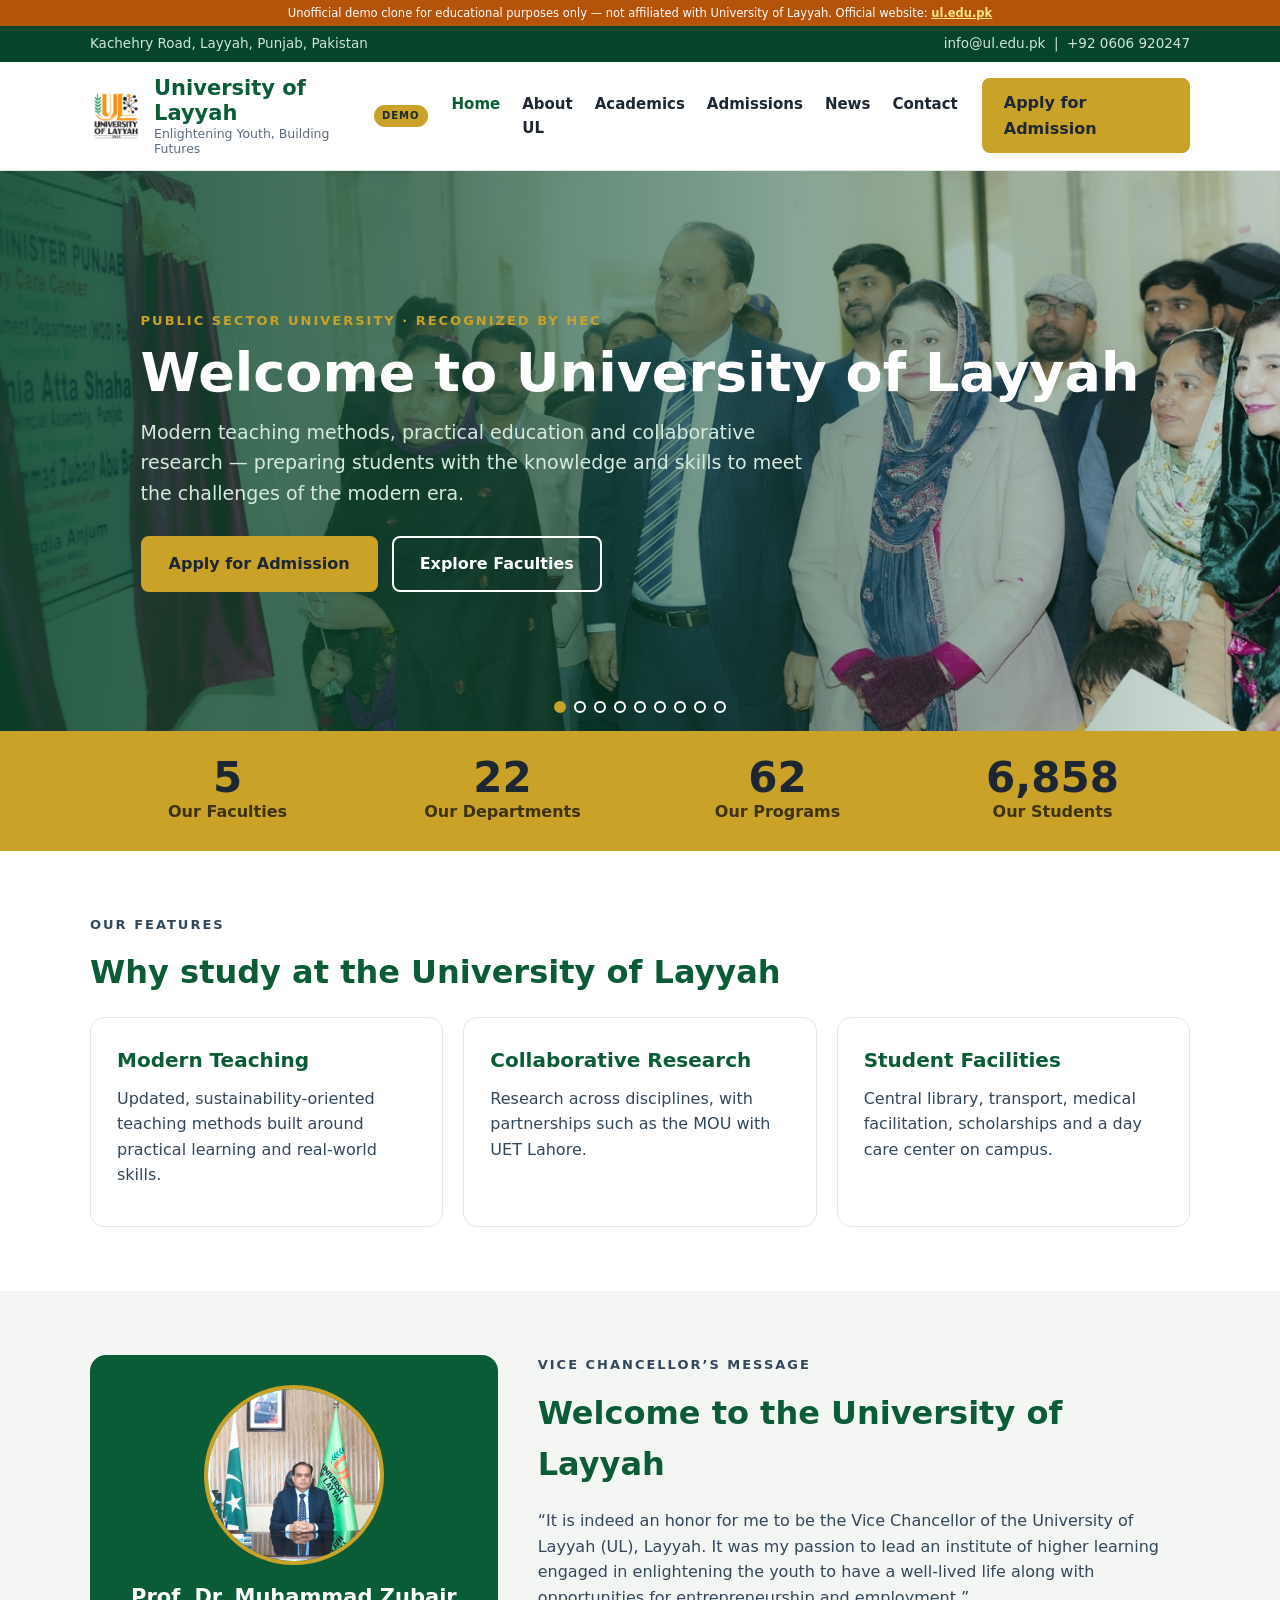
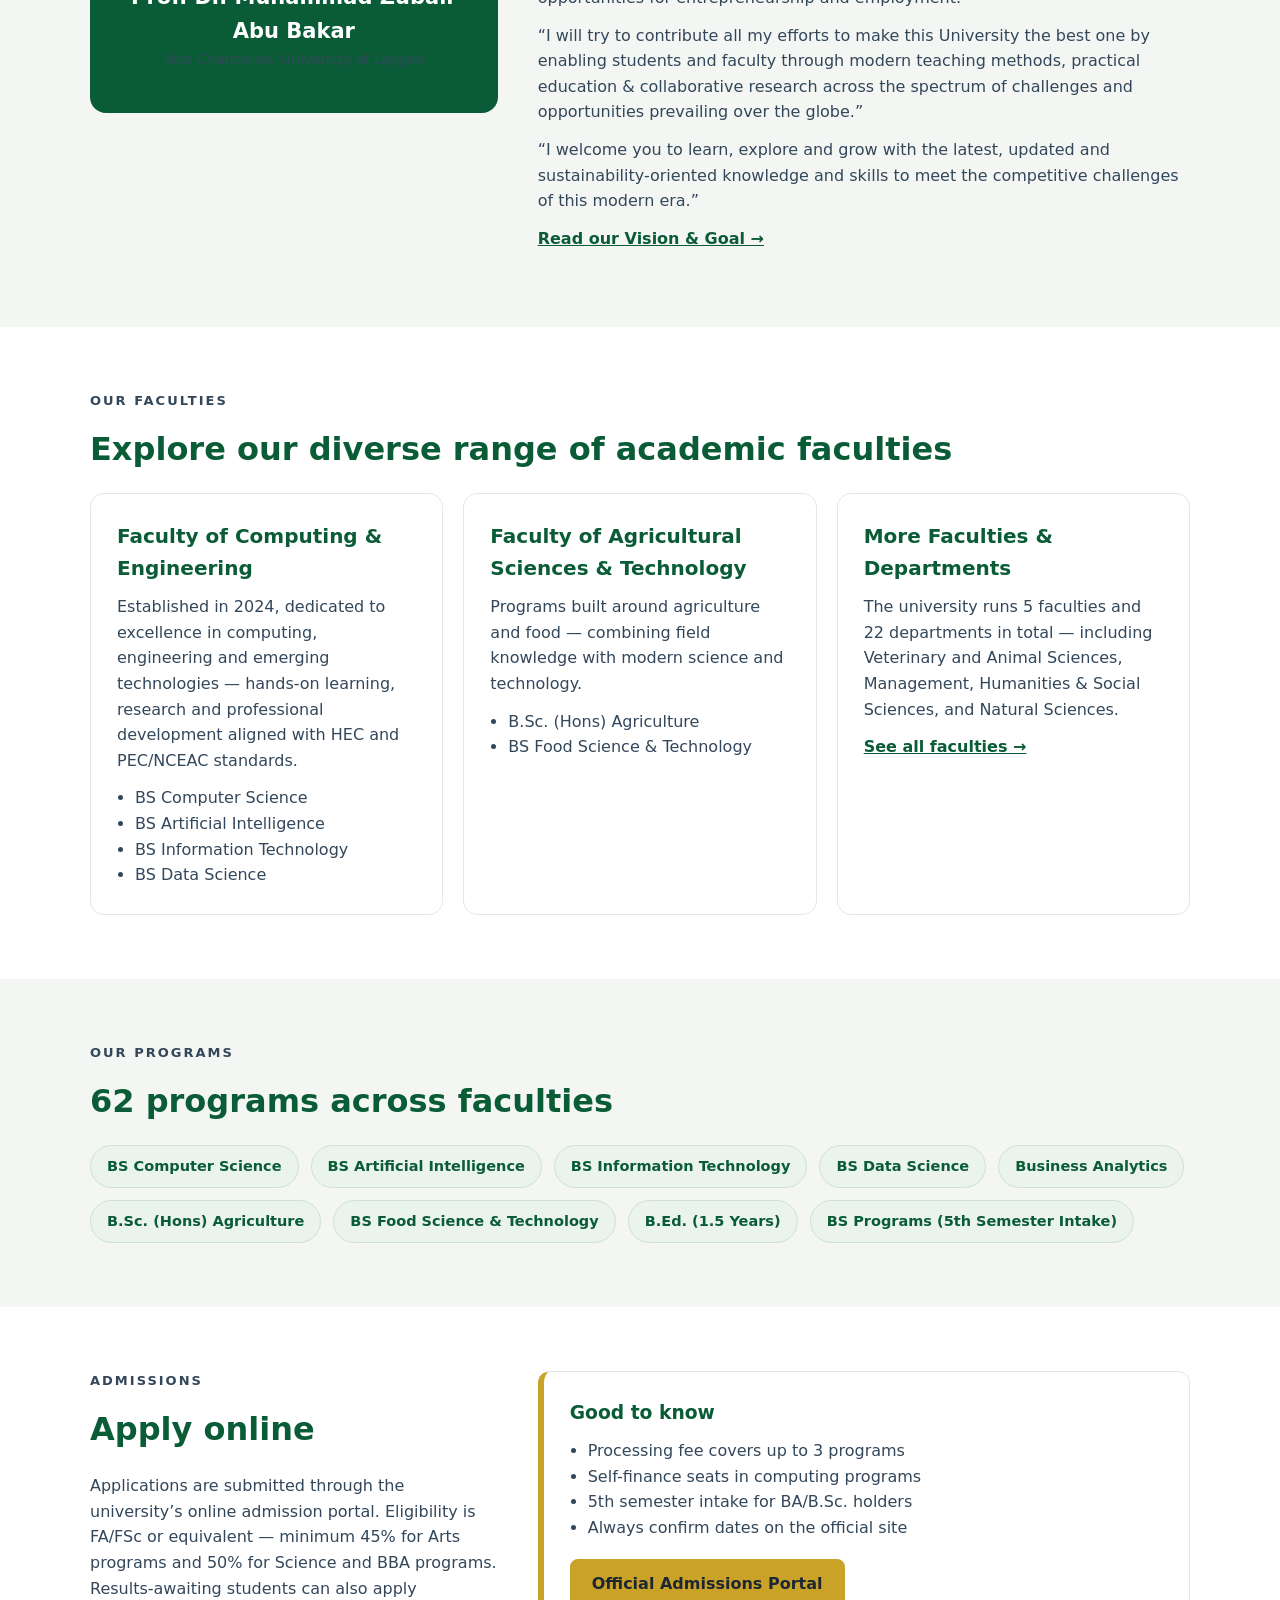
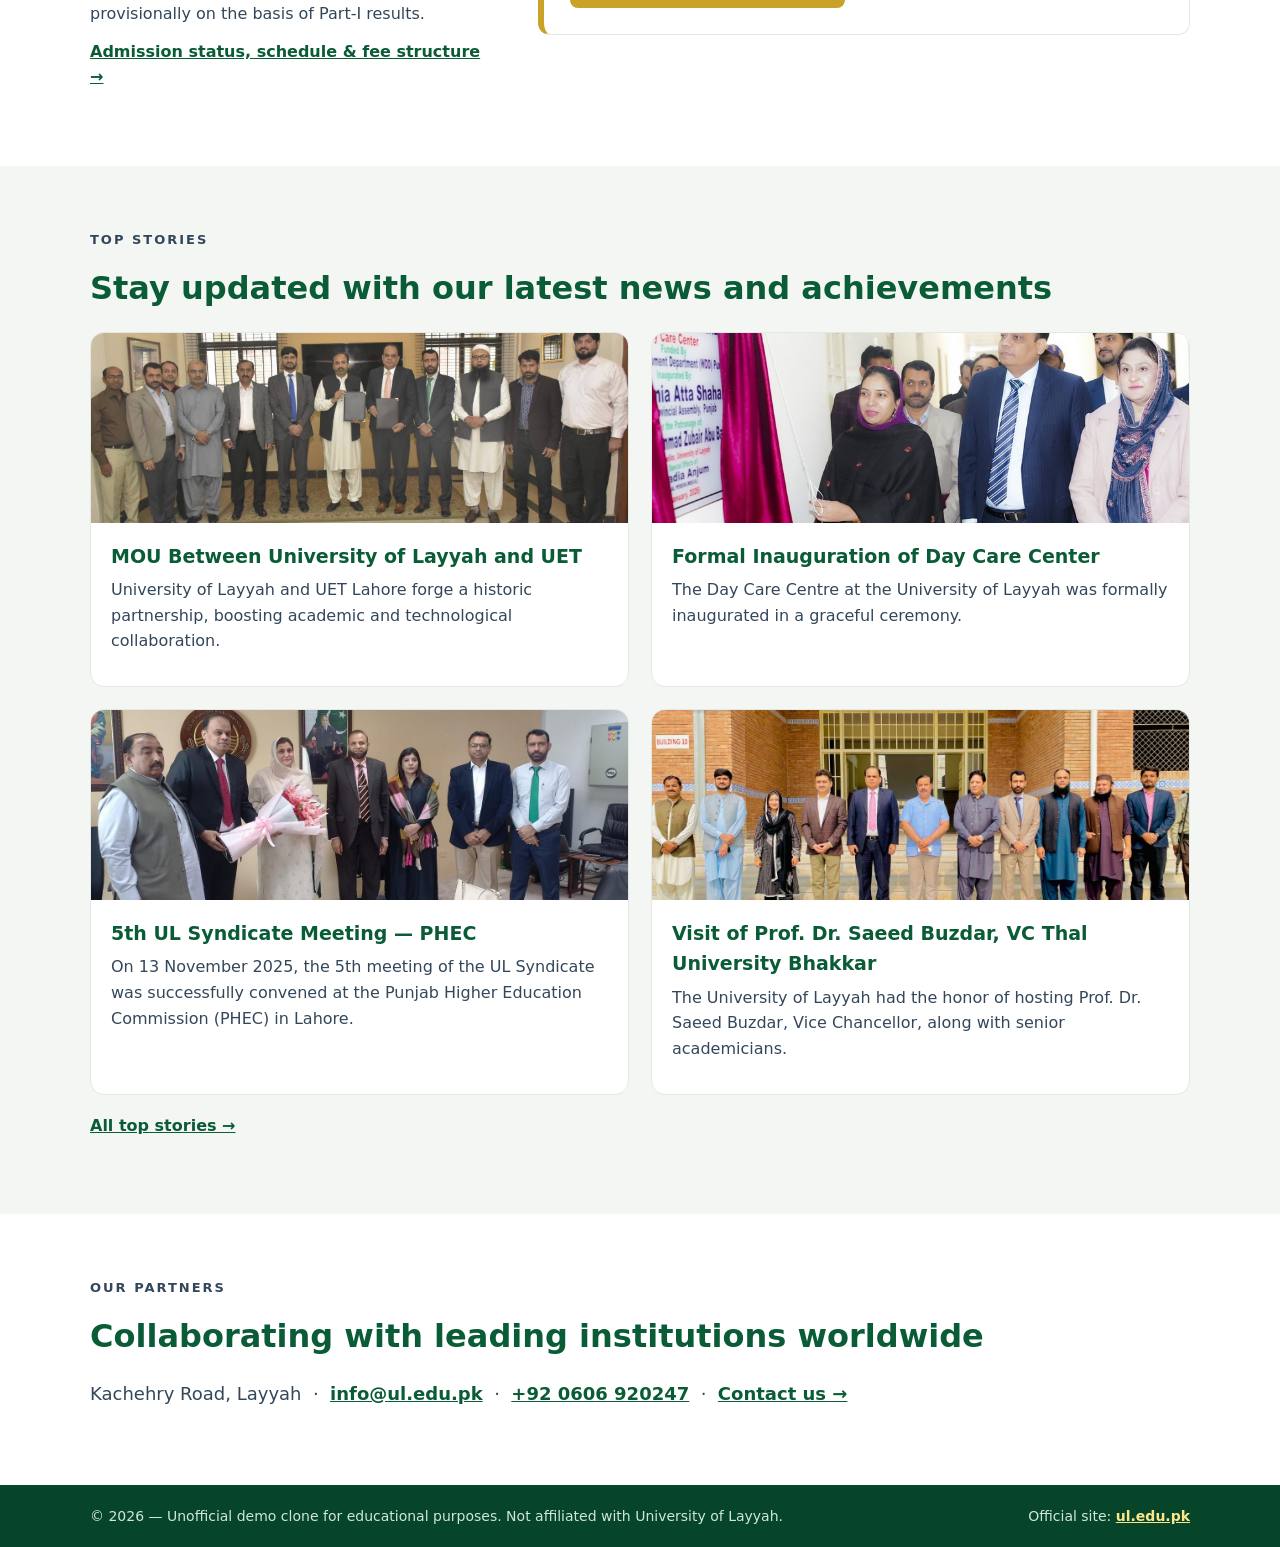
<file: index.html>
<!DOCTYPE html>
<html lang="en">
<head>
<meta charset="UTF-8">
<meta name="viewport" content="width=device-width, initial-scale=1.0">
<title>University of Layyah — Unofficial Demo Clone</title>
<meta name="description" content="Unofficial educational demo clone of the University of Layyah homepage. Not affiliated with the university. Official site: ul.edu.pk">
<link rel="stylesheet" href="styles.css">
<link rel="icon" type="image/svg+xml" href="assets/favicon.svg">
</head>
<body>

<!-- Demo disclaimer: this clone must never pose as the official site -->
<div class="demo-strip">
  Unofficial demo clone for educational purposes only — not affiliated with University of Layyah.
  Official website: <a href="https://ul.edu.pk/" target="_blank" rel="noopener">ul.edu.pk</a>
</div>

<!-- Top bar -->
<div class="topbar">
  <div class="wrap topbar-in">
    <span>Kachehry Road, Layyah, Punjab, Pakistan</span>
    <span><a href="mailto:info@ul.edu.pk">info@ul.edu.pk</a> &nbsp;|&nbsp; <a href="tel:+920606920247">+92 0606 920247</a></span>
  </div>
</div>

<!-- Header -->
<header class="header">
  <div class="wrap header-in">
    <a class="brand" href="index.html">
      <img class="brand-logo" src="assets/img/ul-main-logo.png" alt="University of Layyah logo">
      <span class="brand-text">
        <strong>University of Layyah</strong>
        <small>Enlightening Youth, Building Futures</small>
      </span>
      <span class="demo-pill">DEMO</span>
    </a>
    <nav class="nav" id="nav">
      <a href="index.html" class="active">Home</a>
      <a href="about.html">About UL</a>
      <a href="faculties.html">Academics</a>
      <a href="admissions.html">Admissions</a>
      <a href="news.html">News</a>
      <a href="contact.html">Contact</a>
    </nav>
    <a class="btn btn-gold" href="admissions.html">Apply for Admission</a>
    <button class="burger" id="burger" aria-label="Menu">&#9776;</button>
  </div>
</header>

<!-- Hero slider (real homepage photos from ul.edu.pk, used for this demo) -->
<section class="slider" id="home">
  <div class="slides" id="slides">
    <img src="assets/img/DSC00002.jpg" alt="University of Layyah campus" class="slide active">
    <img src="assets/img/DSC00036.jpg" alt="University of Layyah campus" class="slide" loading="lazy" decoding="async">
    <img src="assets/img/DSC00062.jpg" alt="University of Layyah campus" class="slide" loading="lazy" decoding="async">
    <img src="assets/img/DSC09984.jpg" alt="University of Layyah campus" class="slide" loading="lazy" decoding="async">
    <img src="assets/img/DSC09991-2f889.jpg" alt="University of Layyah campus" class="slide" loading="lazy" decoding="async">
    <img src="assets/img/Gemini_Generated_Image_6n0ejw6n0ejw6n0e.jpg" alt="University of Layyah campus" class="slide" loading="lazy" decoding="async">
    <img src="assets/img/DSC09972.jpg" alt="University of Layyah campus" class="slide" loading="lazy" decoding="async">
    <img src="assets/img/DSC09907.jpg" alt="University of Layyah campus" class="slide" loading="lazy" decoding="async">
    <img src="assets/img/Screenshot-307-copy.jpg" alt="University of Layyah campus" class="slide" loading="lazy" decoding="async">
  </div>
  <div class="slider-overlay">
    <div class="wrap">
      <p class="eyebrow">Public Sector University &middot; Recognized by HEC</p>
      <h1>Welcome to University of Layyah</h1>
      <p class="hero-sub">Modern teaching methods, practical education and collaborative research —
        preparing students with the knowledge and skills to meet the challenges of the modern era.</p>
      <div class="hero-cta">
        <a class="btn btn-gold btn-lg" href="admissions.html">Apply for Admission</a>
        <a class="btn btn-outline btn-lg" href="faculties.html">Explore Faculties</a>
      </div>
    </div>
  </div>
  <div class="slider-dots" id="dots"></div>
</section>

<!-- Stats -->
<section class="stats">
  <div class="wrap stats-grid">
    <div class="stat"><strong data-count="5">0</strong><span>Our Faculties</span></div>
    <div class="stat"><strong data-count="22">0</strong><span>Our Departments</span></div>
    <div class="stat"><strong data-count="62">0</strong><span>Our Programs</span></div>
    <div class="stat"><strong data-count="6858">0</strong><span>Our Students</span></div>
  </div>
</section>

<!-- Features -->
<section class="section">
  <div class="wrap">
    <p class="eyebrow">Our Features</p>
    <h2>Why study at the University of Layyah</h2>
    <div class="cards">
      <article class="card"><h3>Modern Teaching</h3><p>Updated, sustainability-oriented teaching methods built around practical learning and real-world skills.</p></article>
      <article class="card"><h3>Collaborative Research</h3><p>Research across disciplines, with partnerships such as the MOU with UET Lahore.</p></article>
      <article class="card"><h3>Student Facilities</h3><p>Central library, transport, medical facilitation, scholarships and a day care center on campus.</p></article>
    </div>
  </div>
</section>

<!-- VC Message -->
<section class="section alt">
  <div class="wrap two-col">
    <div class="vc-card">
      <img class="vc-photo" src="assets/img/vc-image.jpg" alt="Vice Chancellor, University of Layyah">
      <h3>Prof. Dr. Muhammad Zubair Abu Bakar</h3>
      <p class="vc-role">Vice Chancellor, University of Layyah</p>
    </div>
    <div>
      <p class="eyebrow">Vice Chancellor&rsquo;s Message</p>
      <h2>Welcome to the University of Layyah</h2>
      <p>&ldquo;It is indeed an honor for me to be the Vice Chancellor of the University of Layyah (UL), Layyah.
      It was my passion to lead an institute of higher learning engaged in enlightening the youth to have a
      well-lived life along with opportunities for entrepreneurship and employment.&rdquo;</p>
      <p>&ldquo;I will try to contribute all my efforts to make this University the best one by enabling students
      and faculty through modern teaching methods, practical education &amp; collaborative research across the
      spectrum of challenges and opportunities prevailing over the globe.&rdquo;</p>
      <p>&ldquo;I welcome you to learn, explore and grow with the latest, updated and sustainability-oriented
      knowledge and skills to meet the competitive challenges of this modern era.&rdquo;</p>
      <p><a class="text-link" href="about.html">Read our Vision &amp; Goal &rarr;</a></p>
    </div>
  </div>
</section>

<!-- Faculties -->
<section class="section" id="faculties">
  <div class="wrap">
    <p class="eyebrow">Our Faculties</p>
    <h2>Explore our diverse range of academic faculties</h2>
    <div class="cards">
      <article class="card">
        <h3>Faculty of Computing &amp; Engineering</h3>
        <p>Established in 2024, dedicated to excellence in computing, engineering and emerging technologies —
        hands-on learning, research and professional development aligned with HEC and PEC/NCEAC standards.</p>
        <ul>
          <li>BS Computer Science</li>
          <li>BS Artificial Intelligence</li>
          <li>BS Information Technology</li>
          <li>BS Data Science</li>
        </ul>
      </article>
      <article class="card">
        <h3>Faculty of Agricultural Sciences &amp; Technology</h3>
        <p>Programs built around agriculture and food — combining field knowledge with modern science and technology.</p>
        <ul>
          <li>B.Sc. (Hons) Agriculture</li>
          <li>BS Food Science &amp; Technology</li>
        </ul>
      </article>
      <article class="card">
        <h3>More Faculties &amp; Departments</h3>
        <p>The university runs 5 faculties and 22 departments in total — including Veterinary and Animal Sciences,
        Management, Humanities &amp; Social Sciences, and Natural Sciences.</p>
        <a class="text-link" href="faculties.html">See all faculties &rarr;</a>
      </article>
    </div>
  </div>
</section>

<!-- Programs -->
<section class="section alt" id="programs">
  <div class="wrap">
    <p class="eyebrow">Our Programs</p>
    <h2>62 programs across faculties</h2>
    <div class="chips">
      <span>BS Computer Science</span><span>BS Artificial Intelligence</span>
      <span>BS Information Technology</span><span>BS Data Science</span>
      <span>Business Analytics</span><span>B.Sc. (Hons) Agriculture</span>
      <span>BS Food Science &amp; Technology</span><span>B.Ed. (1.5 Years)</span>
      <span>BS Programs (5th Semester Intake)</span>
    </div>
  </div>
</section>

<!-- Admissions -->
<section class="section" id="admissions">
  <div class="wrap two-col">
    <div>
      <p class="eyebrow">Admissions</p>
      <h2>Apply online</h2>
      <p>Applications are submitted through the university&rsquo;s online admission portal.
      Eligibility is FA/FSc or equivalent — minimum 45% for Arts programs and 50% for Science and BBA programs.
      Results-awaiting students can also apply provisionally on the basis of Part-I results.</p>
      <p><a class="text-link" href="admissions.html">Admission status, schedule &amp; fee structure &rarr;</a></p>
    </div>
    <div class="notice">
      <h3>Good to know</h3>
      <ul>
        <li>Processing fee covers up to 3 programs</li>
        <li>Self-finance seats in computing programs</li>
        <li>5th semester intake for BA/B.Sc. holders</li>
        <li>Always confirm dates on the official site</li>
      </ul>
      <a class="btn btn-gold" href="https://ul.edu.pk/admissions" target="_blank" rel="noopener">Official Admissions Portal</a>
    </div>
  </div>
</section>

<!-- News -->
<section class="section alt" id="news">
  <div class="wrap">
    <p class="eyebrow">Top Stories</p>
    <h2>Stay updated with our latest news and achievements</h2>
    <div class="news-grid">
      <article class="news">
        <img class="news-img" loading="lazy" decoding="async" src="assets/img/mou2-39f6f.jpeg" alt="MOU signing ceremony">
        <h3>MOU Between University of Layyah and UET</h3>
        <p>University of Layyah and UET Lahore forge a historic partnership, boosting academic and technological collaboration.</p>
      </article>
      <article class="news">
        <img class="news-img" loading="lazy" decoding="async" src="assets/img/DSC00002-38cf1.jpg" alt="Day Care Center inauguration">
        <h3>Formal Inauguration of Day Care Center</h3>
        <p>The Day Care Centre at the University of Layyah was formally inaugurated in a graceful ceremony.</p>
      </article>
      <article class="news">
        <img class="news-img" loading="lazy" decoding="async" src="assets/img/conf4.jpeg" alt="Syndicate meeting">
        <h3>5th UL Syndicate Meeting — PHEC</h3>
        <p>On 13 November 2025, the 5th meeting of the UL Syndicate was successfully convened at the Punjab Higher Education Commission (PHEC) in Lahore.</p>
      </article>
      <article class="news">
        <img class="news-img" loading="lazy" decoding="async" src="assets/img/vist1.jpeg" alt="Visit of VC Thal University Bhakkar">
        <h3>Visit of Prof. Dr. Saeed Buzdar, VC Thal University Bhakkar</h3>
        <p>The University of Layyah had the honor of hosting Prof. Dr. Saeed Buzdar, Vice Chancellor, along with senior academicians.</p>
      </article>
    </div>
    <p style="margin-top:18px"><a class="text-link" href="news.html">All top stories &rarr;</a></p>
  </div>
</section>

<!-- Partners / Contact -->
<section class="section" id="contact">
  <div class="wrap">
    <p class="eyebrow">Our Partners</p>
    <h2>Collaborating with leading institutions worldwide</h2>
    <p class="contact-line">Kachehry Road, Layyah &nbsp;&middot;&nbsp;
      <a href="mailto:info@ul.edu.pk">info@ul.edu.pk</a> &nbsp;&middot;&nbsp; <a href="tel:+920606920247">+92 0606 920247</a> &nbsp;&middot;&nbsp;
      <a href="contact.html">Contact us &rarr;</a></p>
  </div>
</section>

<footer class="footer">
  <div class="wrap footer-in">
    <span>&copy; 2026 — Unofficial demo clone for educational purposes. Not affiliated with University of Layyah.</span>
    <span>Official site: <a href="https://ul.edu.pk/" target="_blank" rel="noopener">ul.edu.pk</a></span>
  </div>
</footer>

<script src="script.js"></script>
</body>
</html>
</file>
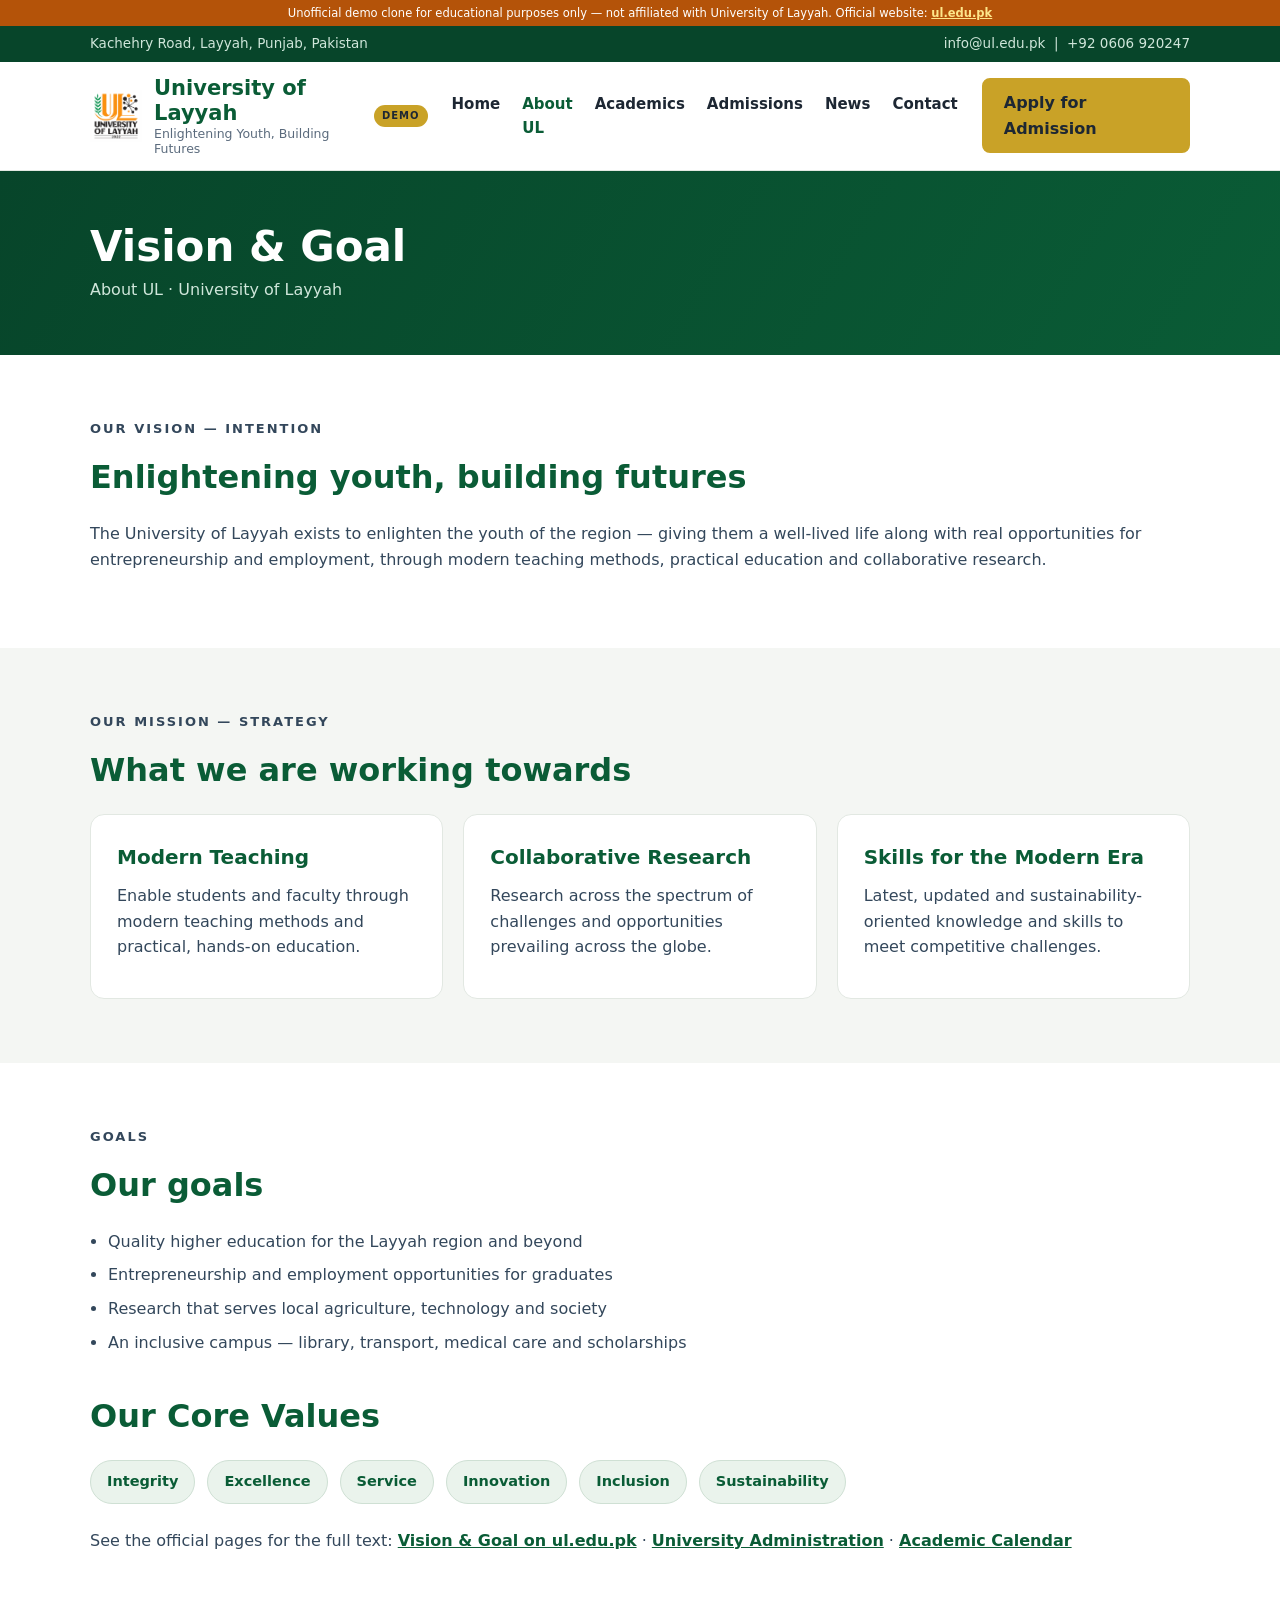
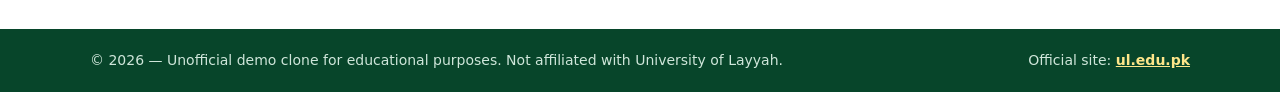
<file: about.html>
<!DOCTYPE html>
<html lang="en">
<head>
<meta charset="UTF-8">
<meta name="viewport" content="width=device-width, initial-scale=1.0">
<title>Vision &amp; Goal — University of Layyah (Unofficial Demo Clone)</title>
<meta name="description" content="Unofficial educational demo clone. Not affiliated with the university. Official site: ul.edu.pk">
<link rel="stylesheet" href="styles.css">
<link rel="icon" type="image/svg+xml" href="assets/favicon.svg">
</head>
<body>
<div class="demo-strip">
  Unofficial demo clone for educational purposes only — not affiliated with University of Layyah.
  Official website: <a href="https://ul.edu.pk/" target="_blank" rel="noopener">ul.edu.pk</a>
</div>
<div class="topbar">
  <div class="wrap topbar-in">
    <span>Kachehry Road, Layyah, Punjab, Pakistan</span>
    <span><a href="mailto:info@ul.edu.pk">info@ul.edu.pk</a> &nbsp;|&nbsp; <a href="tel:+920606920247">+92 0606 920247</a></span>
  </div>
</div>
<header class="header">
  <div class="wrap header-in">
    <a class="brand" href="index.html">
      <img class="brand-logo" src="assets/img/ul-main-logo.png" alt="University of Layyah logo">
      <span class="brand-text"><strong>University of Layyah</strong><small>Enlightening Youth, Building Futures</small></span>
      <span class="demo-pill">DEMO</span>
    </a>
    <nav class="nav" id="nav">
      <a href="index.html">Home</a>
      <a href="about.html" class="active">About UL</a>
      <a href="faculties.html">Academics</a>
      <a href="admissions.html">Admissions</a>
      <a href="news.html">News</a>
      <a href="contact.html">Contact</a>
    </nav>
    <a class="btn btn-gold" href="admissions.html">Apply for Admission</a>
    <button class="burger" id="burger" aria-label="Menu">&#9776;</button>
  </div>
</header>

<section class="page-banner"><div class="wrap"><h1>Vision &amp; Goal</h1><p>About UL &middot; University of Layyah</p></div></section>

<section class="section">
  <div class="wrap">
    <p class="eyebrow">Our Vision — Intention</p>
    <h2>Enlightening youth, building futures</h2>
    <p>The University of Layyah exists to enlighten the youth of the region — giving them a well-lived life
    along with real opportunities for entrepreneurship and employment, through modern teaching methods,
    practical education and collaborative research.</p>
  </div>
</section>

<section class="section alt">
  <div class="wrap">
    <p class="eyebrow">Our Mission — Strategy</p>
    <h2>What we are working towards</h2>
    <div class="cards">
      <article class="card"><h3>Modern Teaching</h3><p>Enable students and faculty through modern teaching methods and practical, hands-on education.</p></article>
      <article class="card"><h3>Collaborative Research</h3><p>Research across the spectrum of challenges and opportunities prevailing across the globe.</p></article>
      <article class="card"><h3>Skills for the Modern Era</h3><p>Latest, updated and sustainability-oriented knowledge and skills to meet competitive challenges.</p></article>
    </div>
  </div>
</section>

<section class="section">
  <div class="wrap">
    <p class="eyebrow">Goals</p>
    <h2>Our goals</h2>
    <ul class="checklist">
      <li>Quality higher education for the Layyah region and beyond</li>
      <li>Entrepreneurship and employment opportunities for graduates</li>
      <li>Research that serves local agriculture, technology and society</li>
      <li>An inclusive campus — library, transport, medical care and scholarships</li>
    </ul>
    <h2 style="margin-top:36px">Our Core Values</h2>
    <div class="chips">
      <span>Integrity</span><span>Excellence</span><span>Service</span><span>Innovation</span><span>Inclusion</span><span>Sustainability</span>
    </div>
    <p style="margin-top:24px">See the official pages for the full text:
      <a class="text-link" href="https://ul.edu.pk/page/vision" target="_blank" rel="noopener">Vision &amp; Goal on ul.edu.pk</a> &middot;
      <a class="text-link" href="https://ul.edu.pk/page/page-2" target="_blank" rel="noopener">University Administration</a> &middot;
      <a class="text-link" href="https://ul.edu.pk/academic-calendar" target="_blank" rel="noopener">Academic Calendar</a></p>
  </div>
</section>

<footer class="footer">
  <div class="wrap footer-in">
    <span>&copy; 2026 — Unofficial demo clone for educational purposes. Not affiliated with University of Layyah.</span>
    <span>Official site: <a href="https://ul.edu.pk/" target="_blank" rel="noopener">ul.edu.pk</a></span>
  </div>
</footer>
<script src="script.js"></script>
</body>
</html>
</file>
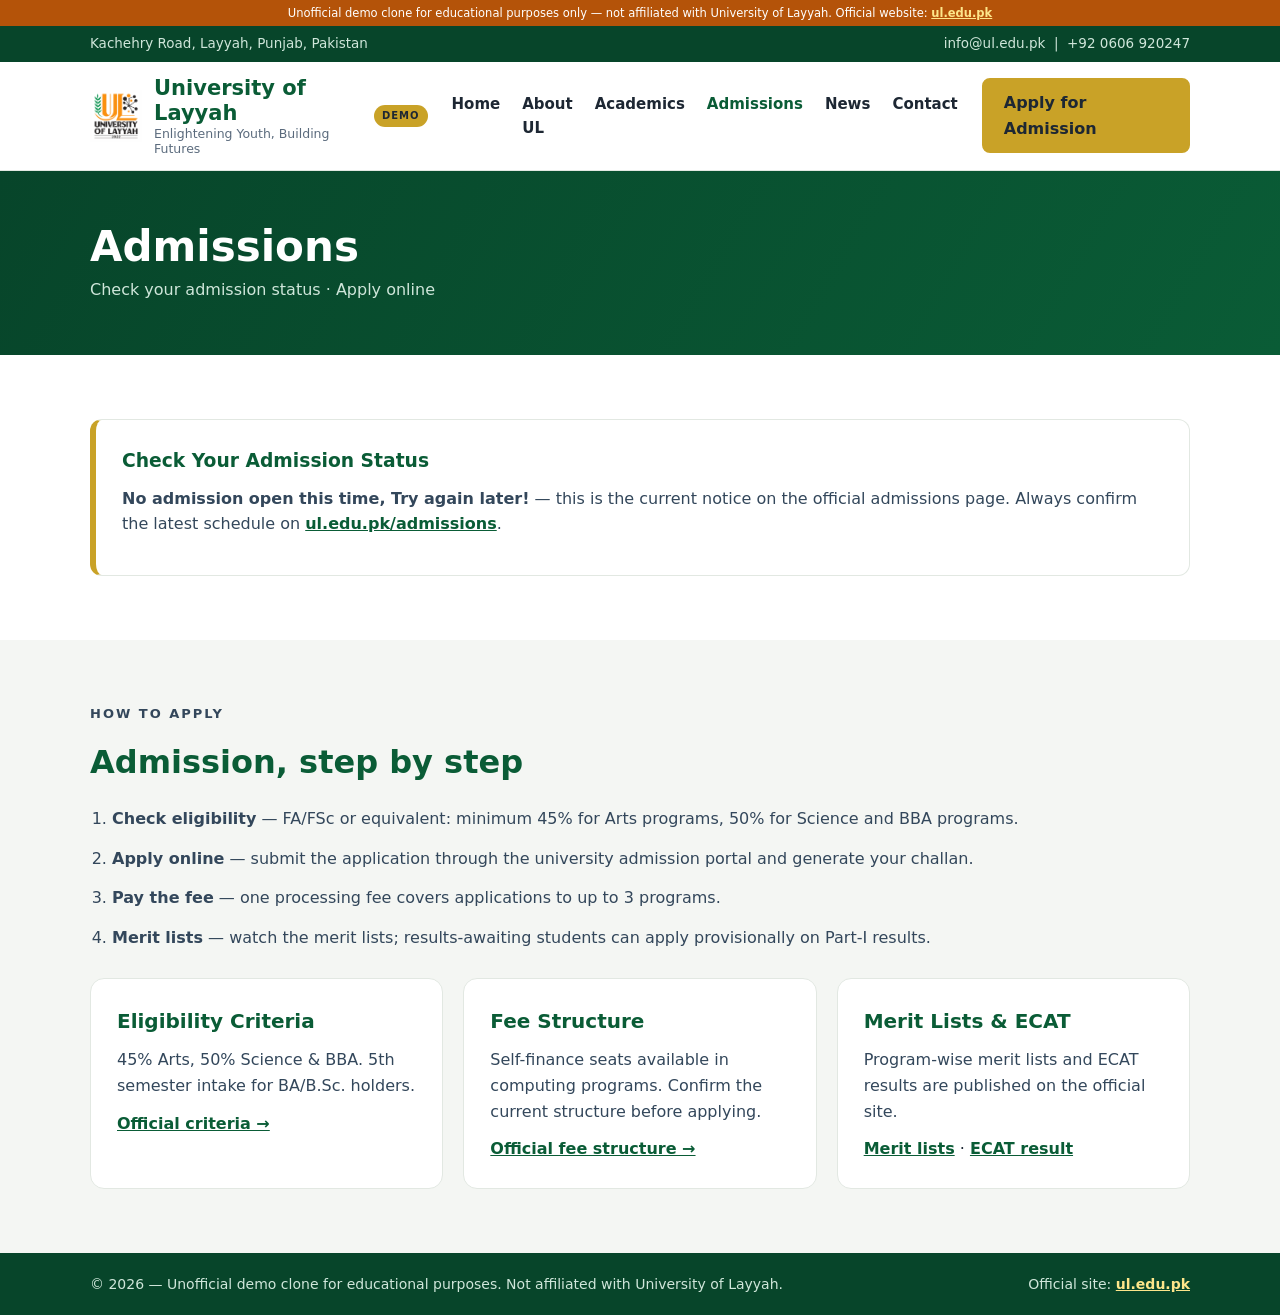
<file: admissions.html>
<!DOCTYPE html>
<html lang="en">
<head>
<meta charset="UTF-8">
<meta name="viewport" content="width=device-width, initial-scale=1.0">
<title>Admissions — University of Layyah (Unofficial Demo Clone)</title>
<meta name="description" content="Unofficial educational demo clone. Not affiliated with the university. Official site: ul.edu.pk">
<link rel="stylesheet" href="styles.css">
<link rel="icon" type="image/svg+xml" href="assets/favicon.svg">
</head>
<body>
<div class="demo-strip">
  Unofficial demo clone for educational purposes only — not affiliated with University of Layyah.
  Official website: <a href="https://ul.edu.pk/" target="_blank" rel="noopener">ul.edu.pk</a>
</div>
<div class="topbar">
  <div class="wrap topbar-in">
    <span>Kachehry Road, Layyah, Punjab, Pakistan</span>
    <span><a href="mailto:info@ul.edu.pk">info@ul.edu.pk</a> &nbsp;|&nbsp; <a href="tel:+920606920247">+92 0606 920247</a></span>
  </div>
</div>
<header class="header">
  <div class="wrap header-in">
    <a class="brand" href="index.html">
      <img class="brand-logo" src="assets/img/ul-main-logo.png" alt="University of Layyah logo">
      <span class="brand-text"><strong>University of Layyah</strong><small>Enlightening Youth, Building Futures</small></span>
      <span class="demo-pill">DEMO</span>
    </a>
    <nav class="nav" id="nav">
      <a href="index.html">Home</a>
      <a href="about.html">About UL</a>
      <a href="faculties.html">Academics</a>
      <a href="admissions.html" class="active">Admissions</a>
      <a href="news.html">News</a>
      <a href="contact.html">Contact</a>
    </nav>
    <a class="btn btn-gold" href="admissions.html">Apply for Admission</a>
    <button class="burger" id="burger" aria-label="Menu">&#9776;</button>
  </div>
</header>

<section class="page-banner"><div class="wrap"><h1>Admissions</h1><p>Check your admission status &middot; Apply online</p></div></section>

<section class="section">
  <div class="wrap">
    <div class="notice">
      <h3>Check Your Admission Status</h3>
      <p><strong>No admission open this time, Try again later!</strong> — this is the current notice on the
      official admissions page. Always confirm the latest schedule on
      <a class="text-link" href="https://ul.edu.pk/admissions" target="_blank" rel="noopener">ul.edu.pk/admissions</a>.</p>
    </div>
  </div>
</section>

<section class="section alt">
  <div class="wrap">
    <p class="eyebrow">How to Apply</p>
    <h2>Admission, step by step</h2>
    <ol class="steps">
      <li><strong>Check eligibility</strong> — FA/FSc or equivalent: minimum 45% for Arts programs, 50% for Science and BBA programs.</li>
      <li><strong>Apply online</strong> — submit the application through the university admission portal and generate your challan.</li>
      <li><strong>Pay the fee</strong> — one processing fee covers applications to up to 3 programs.</li>
      <li><strong>Merit lists</strong> — watch the merit lists; results-awaiting students can apply provisionally on Part-I results.</li>
    </ol>
    <div class="cards" style="margin-top:28px">
      <article class="card"><h3>Eligibility Criteria</h3><p>45% Arts, 50% Science &amp; BBA. 5th semester intake for BA/B.Sc. holders.</p>
      <a class="text-link" href="https://ul.edu.pk/page/Eligibility-Criteria" target="_blank" rel="noopener">Official criteria &rarr;</a></article>
      <article class="card"><h3>Fee Structure</h3><p>Self-finance seats available in computing programs. Confirm the current structure before applying.</p>
      <a class="text-link" href="https://ul.edu.pk/page/Fee-Structure" target="_blank" rel="noopener">Official fee structure &rarr;</a></article>
      <article class="card"><h3>Merit Lists &amp; ECAT</h3><p>Program-wise merit lists and ECAT results are published on the official site.</p>
      <a class="text-link" href="https://ul.edu.pk/program_merit_list" target="_blank" rel="noopener">Merit lists</a> &middot;
      <a class="text-link" href="https://ul.edu.pk/page/Ecat-Result" target="_blank" rel="noopener">ECAT result</a></article>
    </div>
  </div>
</section>

<footer class="footer">
  <div class="wrap footer-in">
    <span>&copy; 2026 — Unofficial demo clone for educational purposes. Not affiliated with University of Layyah.</span>
    <span>Official site: <a href="https://ul.edu.pk/" target="_blank" rel="noopener">ul.edu.pk</a></span>
  </div>
</footer>
<script src="script.js"></script>
</body>
</html>
</file>
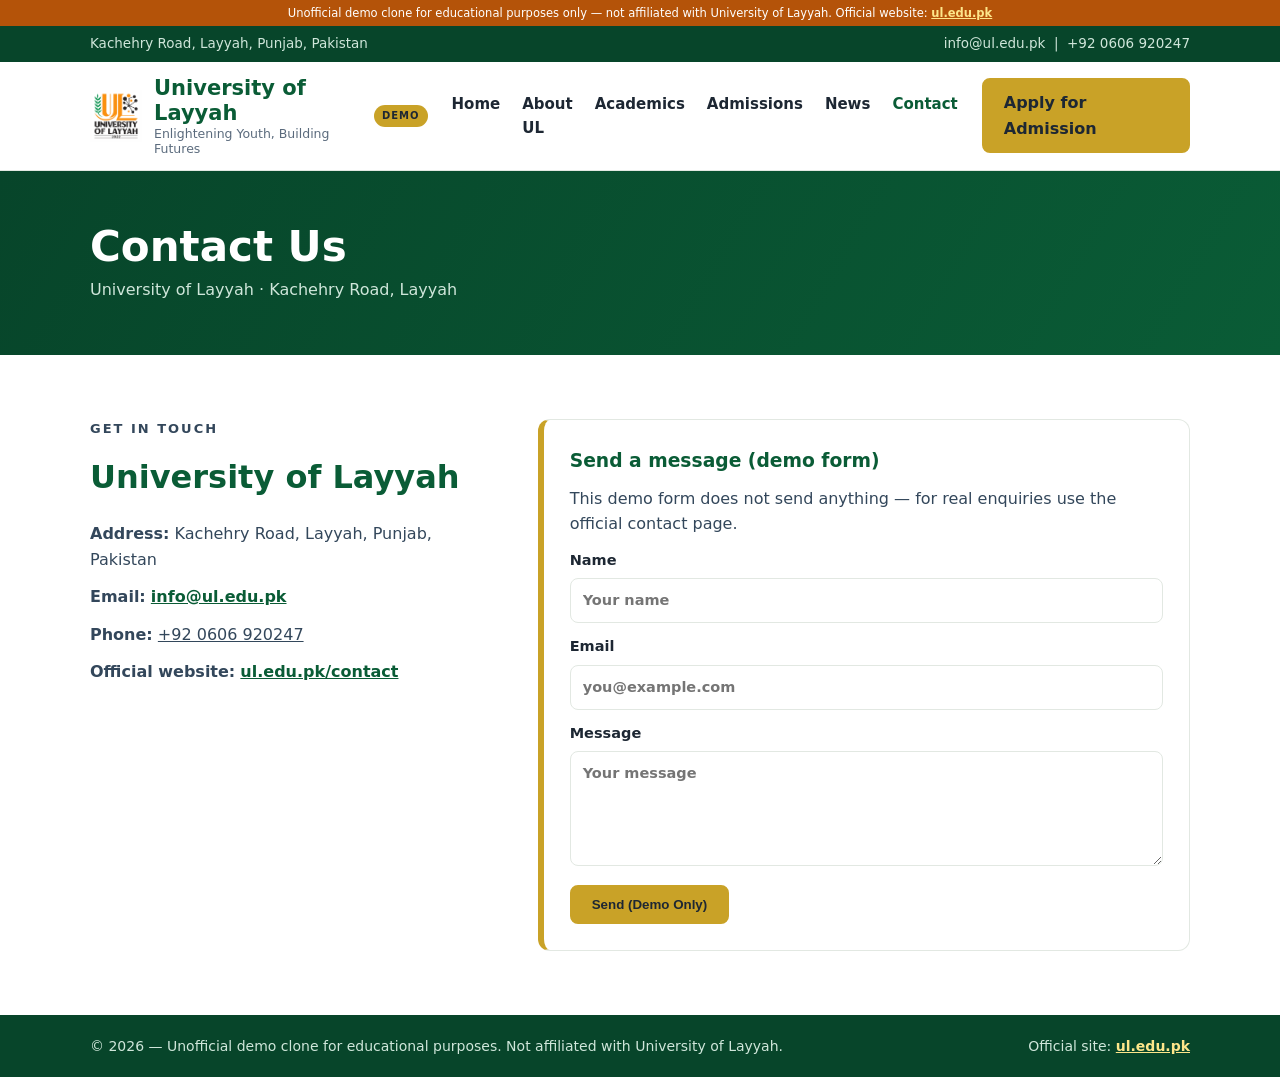
<file: contact.html>
<!DOCTYPE html>
<html lang="en">
<head>
<meta charset="UTF-8">
<meta name="viewport" content="width=device-width, initial-scale=1.0">
<title>Contact — University of Layyah (Unofficial Demo Clone)</title>
<meta name="description" content="Unofficial educational demo clone. Not affiliated with the university. Official site: ul.edu.pk">
<link rel="stylesheet" href="styles.css">
<link rel="icon" type="image/svg+xml" href="assets/favicon.svg">
</head>
<body>
<div class="demo-strip">
  Unofficial demo clone for educational purposes only — not affiliated with University of Layyah.
  Official website: <a href="https://ul.edu.pk/" target="_blank" rel="noopener">ul.edu.pk</a>
</div>
<div class="topbar">
  <div class="wrap topbar-in">
    <span>Kachehry Road, Layyah, Punjab, Pakistan</span>
    <span><a href="mailto:info@ul.edu.pk">info@ul.edu.pk</a> &nbsp;|&nbsp; <a href="tel:+920606920247">+92 0606 920247</a></span>
  </div>
</div>
<header class="header">
  <div class="wrap header-in">
    <a class="brand" href="index.html">
      <img class="brand-logo" src="assets/img/ul-main-logo.png" alt="University of Layyah logo">
      <span class="brand-text"><strong>University of Layyah</strong><small>Enlightening Youth, Building Futures</small></span>
      <span class="demo-pill">DEMO</span>
    </a>
    <nav class="nav" id="nav">
      <a href="index.html">Home</a>
      <a href="about.html">About UL</a>
      <a href="faculties.html">Academics</a>
      <a href="admissions.html">Admissions</a>
      <a href="news.html">News</a>
      <a href="contact.html" class="active">Contact</a>
    </nav>
    <a class="btn btn-gold" href="admissions.html">Apply for Admission</a>
    <button class="burger" id="burger" aria-label="Menu">&#9776;</button>
  </div>
</header>

<section class="page-banner"><div class="wrap"><h1>Contact Us</h1><p>University of Layyah &middot; Kachehry Road, Layyah</p></div></section>

<section class="section">
  <div class="wrap two-col">
    <div>
      <p class="eyebrow">Get in Touch</p>
      <h2>University of Layyah</h2>
      <p><strong>Address:</strong> Kachehry Road, Layyah, Punjab, Pakistan</p>
      <p><strong>Email:</strong> <a class="text-link" href="mailto:info@ul.edu.pk">info@ul.edu.pk</a></p>
      <p><strong>Phone:</strong> <a href="tel:+920606920247">+92 0606 920247</a></p>
      <p><strong>Official website:</strong> <a class="text-link" href="https://ul.edu.pk/contact" target="_blank" rel="noopener">ul.edu.pk/contact</a></p>
    </div>
    <div class="notice">
      <h3>Send a message (demo form)</h3>
      <p>This demo form does not send anything — for real enquiries use the official contact page.</p>
      <form class="demo-form" onsubmit="return false;">
        <label>Name <input type="text" placeholder="Your name"></label>
        <label>Email <input type="email" placeholder="you@example.com"></label>
        <label>Message <textarea rows="4" placeholder="Your message"></textarea></label>
        <button class="btn btn-gold" type="submit">Send (Demo Only)</button>
        <p id="form-msg" class="form-msg" hidden></p>
      </form>
    </div>
  </div>
</section>

<footer class="footer">
  <div class="wrap footer-in">
    <span>&copy; 2026 — Unofficial demo clone for educational purposes. Not affiliated with University of Layyah.</span>
    <span>Official site: <a href="https://ul.edu.pk/" target="_blank" rel="noopener">ul.edu.pk</a></span>
  </div>
</footer>
<script src="script.js"></script>
</body>
</html>
</file>
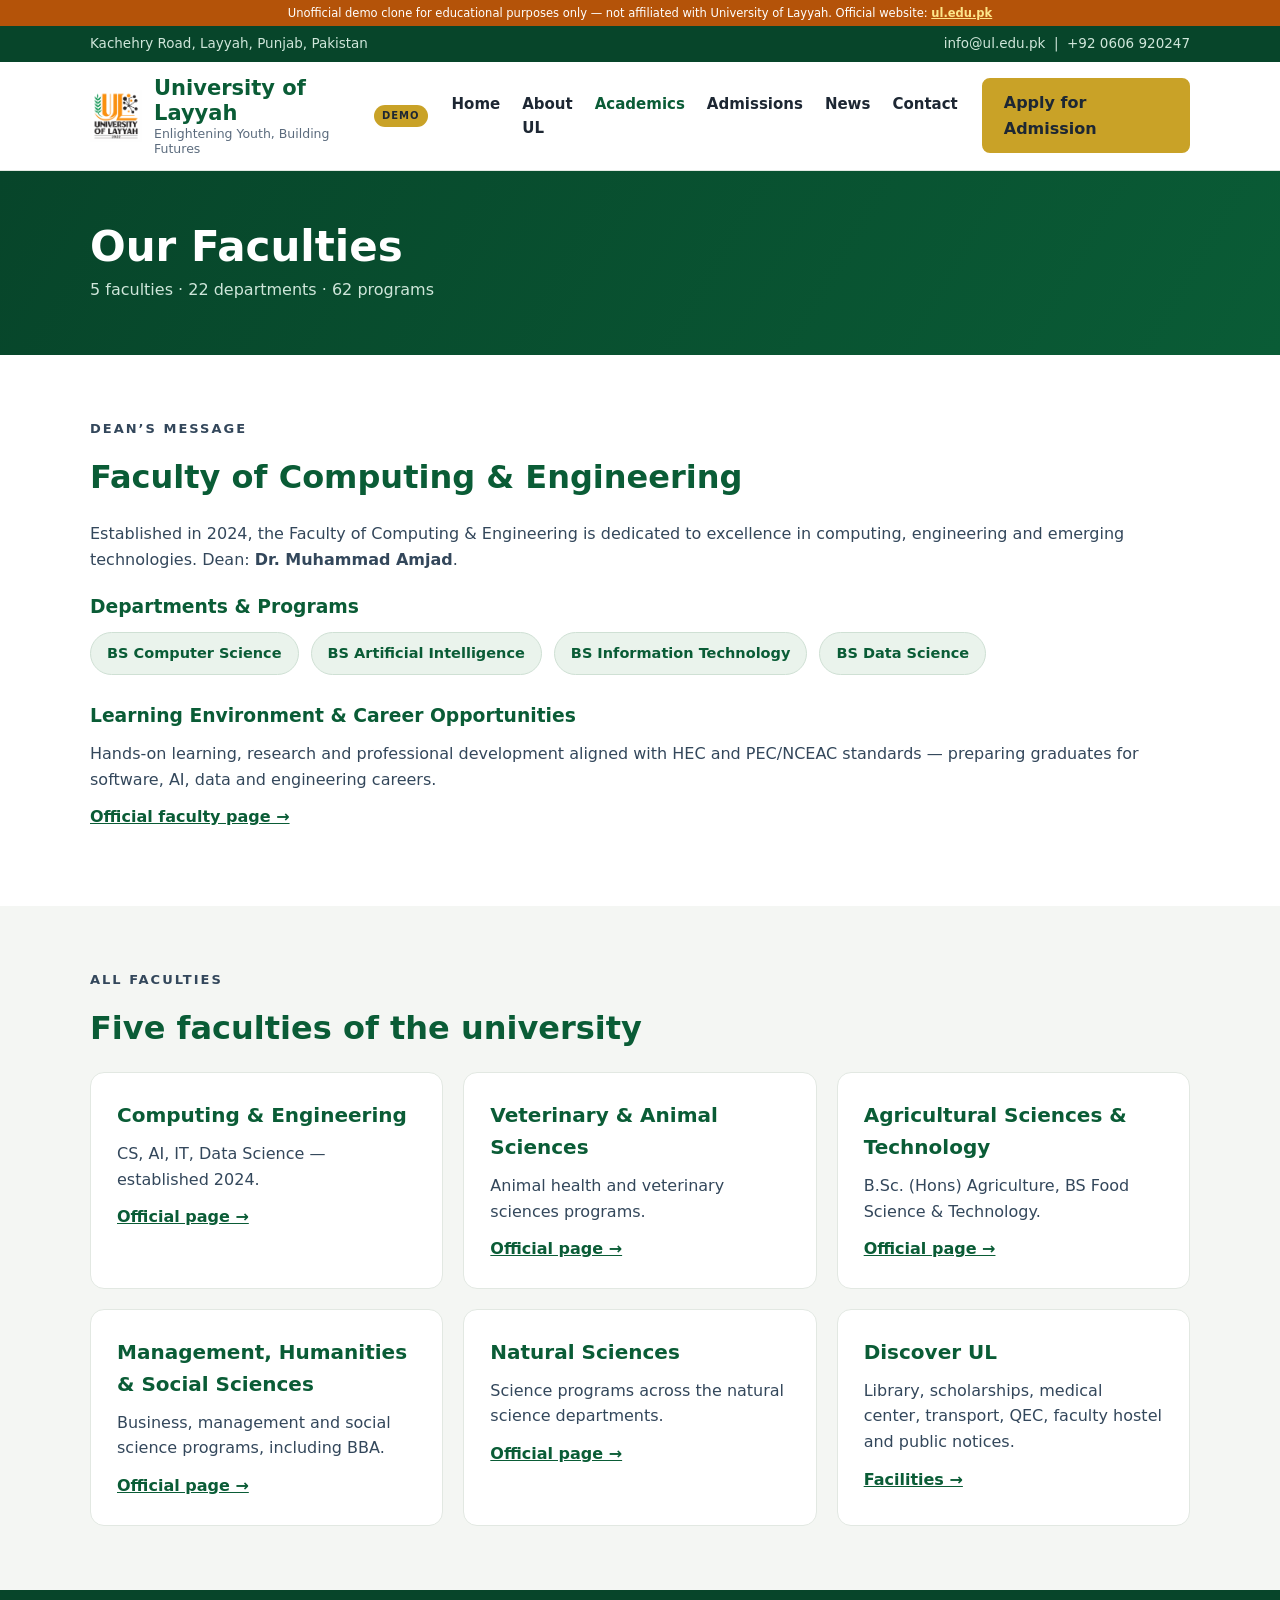
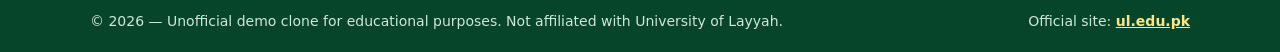
<file: faculties.html>
<!DOCTYPE html>
<html lang="en">
<head>
<meta charset="UTF-8">
<meta name="viewport" content="width=device-width, initial-scale=1.0">
<title>Faculties — University of Layyah (Unofficial Demo Clone)</title>
<meta name="description" content="Unofficial educational demo clone. Not affiliated with the university. Official site: ul.edu.pk">
<link rel="stylesheet" href="styles.css">
<link rel="icon" type="image/svg+xml" href="assets/favicon.svg">
</head>
<body>
<div class="demo-strip">
  Unofficial demo clone for educational purposes only — not affiliated with University of Layyah.
  Official website: <a href="https://ul.edu.pk/" target="_blank" rel="noopener">ul.edu.pk</a>
</div>
<div class="topbar">
  <div class="wrap topbar-in">
    <span>Kachehry Road, Layyah, Punjab, Pakistan</span>
    <span><a href="mailto:info@ul.edu.pk">info@ul.edu.pk</a> &nbsp;|&nbsp; <a href="tel:+920606920247">+92 0606 920247</a></span>
  </div>
</div>
<header class="header">
  <div class="wrap header-in">
    <a class="brand" href="index.html">
      <img class="brand-logo" src="assets/img/ul-main-logo.png" alt="University of Layyah logo">
      <span class="brand-text"><strong>University of Layyah</strong><small>Enlightening Youth, Building Futures</small></span>
      <span class="demo-pill">DEMO</span>
    </a>
    <nav class="nav" id="nav">
      <a href="index.html">Home</a>
      <a href="about.html">About UL</a>
      <a href="faculties.html" class="active">Academics</a>
      <a href="admissions.html">Admissions</a>
      <a href="news.html">News</a>
      <a href="contact.html">Contact</a>
    </nav>
    <a class="btn btn-gold" href="admissions.html">Apply for Admission</a>
    <button class="burger" id="burger" aria-label="Menu">&#9776;</button>
  </div>
</header>

<section class="page-banner"><div class="wrap"><h1>Our Faculties</h1><p>5 faculties &middot; 22 departments &middot; 62 programs</p></div></section>

<section class="section">
  <div class="wrap">
    <p class="eyebrow">Dean&rsquo;s Message</p>
    <h2>Faculty of Computing &amp; Engineering</h2>
    <p>Established in 2024, the Faculty of Computing &amp; Engineering is dedicated to excellence in computing,
    engineering and emerging technologies. Dean: <strong>Dr. Muhammad Amjad</strong>.</p>
    <h3 style="color:var(--green);margin:20px 0 10px">Departments &amp; Programs</h3>
    <div class="chips">
      <span>BS Computer Science</span><span>BS Artificial Intelligence</span>
      <span>BS Information Technology</span><span>BS Data Science</span>
    </div>
    <h3 style="color:var(--green);margin:26px 0 10px">Learning Environment &amp; Career Opportunities</h3>
    <p>Hands-on learning, research and professional development aligned with HEC and PEC/NCEAC standards —
    preparing graduates for software, AI, data and engineering careers.</p>
    <p><a class="text-link" href="https://ul.edu.pk/faculty-detail/MTIwNA==/faculty-of-computing-engineering" target="_blank" rel="noopener">Official faculty page &rarr;</a></p>
  </div>
</section>

<section class="section alt">
  <div class="wrap">
    <p class="eyebrow">All Faculties</p>
    <h2>Five faculties of the university</h2>
    <div class="cards">
      <article class="card"><h3>Computing &amp; Engineering</h3><p>CS, AI, IT, Data Science — established 2024.</p>
      <a class="text-link" href="https://ul.edu.pk/faculty-detail/MTIwNA==/faculty-of-computing-engineering" target="_blank" rel="noopener">Official page &rarr;</a></article>
      <article class="card"><h3>Veterinary &amp; Animal Sciences</h3><p>Animal health and veterinary sciences programs.</p>
      <a class="text-link" href="https://ul.edu.pk/faculty-detail/MTIwOQ==/faculty-of-veterinary-and-animal-sciences" target="_blank" rel="noopener">Official page &rarr;</a></article>
      <article class="card"><h3>Agricultural Sciences &amp; Technology</h3><p>B.Sc. (Hons) Agriculture, BS Food Science &amp; Technology.</p>
      <a class="text-link" href="https://ul.edu.pk/faculty-detail/MTIwNQ==/faculty-of-agricultural-sciences-and-technology" target="_blank" rel="noopener">Official page &rarr;</a></article>
      <article class="card"><h3>Management, Humanities &amp; Social Sciences</h3><p>Business, management and social science programs, including BBA.</p>
      <a class="text-link" href="https://ul.edu.pk/faculty-detail/MTIwNw==/faculty-of-management-humanities-social-sciences" target="_blank" rel="noopener">Official page &rarr;</a></article>
      <article class="card"><h3>Natural Sciences</h3><p>Science programs across the natural science departments.</p>
      <a class="text-link" href="https://ul.edu.pk/faculty-detail/MTIwOA==/faculty-of-natural-sciences" target="_blank" rel="noopener">Official page &rarr;</a></article>
      <article class="card"><h3>Discover UL</h3><p>Library, scholarships, medical center, transport, QEC, faculty hostel and public notices.</p>
      <a class="text-link" href="https://ul.edu.pk/page/Facilities" target="_blank" rel="noopener">Facilities &rarr;</a></article>
    </div>
  </div>
</section>

<footer class="footer">
  <div class="wrap footer-in">
    <span>&copy; 2026 — Unofficial demo clone for educational purposes. Not affiliated with University of Layyah.</span>
    <span>Official site: <a href="https://ul.edu.pk/" target="_blank" rel="noopener">ul.edu.pk</a></span>
  </div>
</footer>
<script src="script.js"></script>
</body>
</html>
</file>
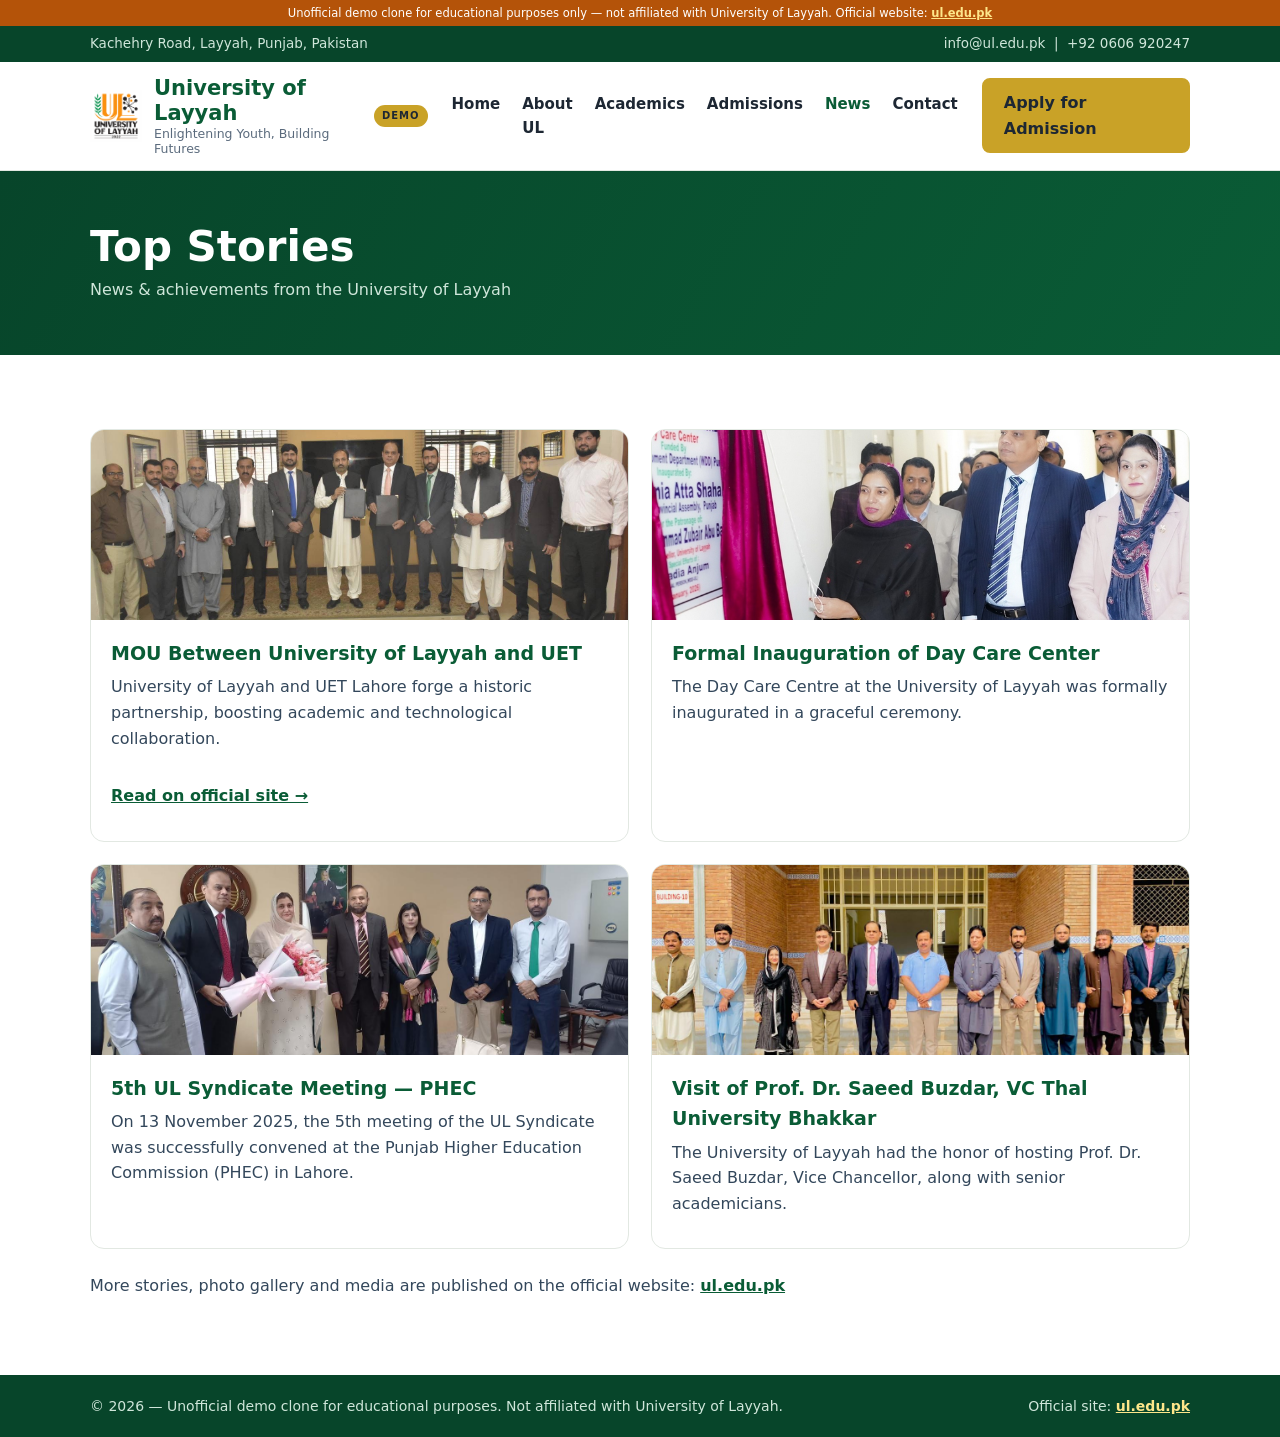
<file: news.html>
<!DOCTYPE html>
<html lang="en">
<head>
<meta charset="UTF-8">
<meta name="viewport" content="width=device-width, initial-scale=1.0">
<title>Top Stories — University of Layyah (Unofficial Demo Clone)</title>
<meta name="description" content="Unofficial educational demo clone. Not affiliated with the university. Official site: ul.edu.pk">
<link rel="stylesheet" href="styles.css">
<link rel="icon" type="image/svg+xml" href="assets/favicon.svg">
</head>
<body>
<div class="demo-strip">
  Unofficial demo clone for educational purposes only — not affiliated with University of Layyah.
  Official website: <a href="https://ul.edu.pk/" target="_blank" rel="noopener">ul.edu.pk</a>
</div>
<div class="topbar">
  <div class="wrap topbar-in">
    <span>Kachehry Road, Layyah, Punjab, Pakistan</span>
    <span><a href="mailto:info@ul.edu.pk">info@ul.edu.pk</a> &nbsp;|&nbsp; <a href="tel:+920606920247">+92 0606 920247</a></span>
  </div>
</div>
<header class="header">
  <div class="wrap header-in">
    <a class="brand" href="index.html">
      <img class="brand-logo" src="assets/img/ul-main-logo.png" alt="University of Layyah logo">
      <span class="brand-text"><strong>University of Layyah</strong><small>Enlightening Youth, Building Futures</small></span>
      <span class="demo-pill">DEMO</span>
    </a>
    <nav class="nav" id="nav">
      <a href="index.html">Home</a>
      <a href="about.html">About UL</a>
      <a href="faculties.html">Academics</a>
      <a href="admissions.html">Admissions</a>
      <a href="news.html" class="active">News</a>
      <a href="contact.html">Contact</a>
    </nav>
    <a class="btn btn-gold" href="admissions.html">Apply for Admission</a>
    <button class="burger" id="burger" aria-label="Menu">&#9776;</button>
  </div>
</header>

<section class="page-banner"><div class="wrap"><h1>Top Stories</h1><p>News &amp; achievements from the University of Layyah</p></div></section>

<section class="section">
  <div class="wrap">
    <div class="news-grid">
      <article class="news">
        <img class="news-img" loading="lazy" decoding="async" src="assets/img/mou2-39f6f.jpeg" alt="MOU signing ceremony">
        <h3>MOU Between University of Layyah and UET</h3>
        <p>University of Layyah and UET Lahore forge a historic partnership, boosting academic and technological collaboration.</p>
        <p><a class="text-link" href="https://ul.edu.pk/story/MOU+Between+University+of+Layyah+and+UET+/4067" target="_blank" rel="noopener">Read on official site &rarr;</a></p>
      </article>
      <article class="news">
        <img class="news-img" loading="lazy" decoding="async" src="assets/img/DSC00002-38cf1.jpg" alt="Day Care Center inauguration">
        <h3>Formal Inauguration of Day Care Center</h3>
        <p>The Day Care Centre at the University of Layyah was formally inaugurated in a graceful ceremony.</p>
      </article>
      <article class="news">
        <img class="news-img" loading="lazy" decoding="async" src="assets/img/conf4.jpeg" alt="Syndicate meeting">
        <h3>5th UL Syndicate Meeting — PHEC</h3>
        <p>On 13 November 2025, the 5th meeting of the UL Syndicate was successfully convened at the Punjab Higher Education Commission (PHEC) in Lahore.</p>
      </article>
      <article class="news">
        <img class="news-img" loading="lazy" decoding="async" src="assets/img/vist1.jpeg" alt="Visit of VC Thal University Bhakkar">
        <h3>Visit of Prof. Dr. Saeed Buzdar, VC Thal University Bhakkar</h3>
        <p>The University of Layyah had the honor of hosting Prof. Dr. Saeed Buzdar, Vice Chancellor, along with senior academicians.</p>
      </article>
    </div>
    <p style="margin-top:24px">More stories, photo gallery and media are published on the official website:
      <a class="text-link" href="https://ul.edu.pk/" target="_blank" rel="noopener">ul.edu.pk</a></p>
  </div>
</section>

<footer class="footer">
  <div class="wrap footer-in">
    <span>&copy; 2026 — Unofficial demo clone for educational purposes. Not affiliated with University of Layyah.</span>
    <span>Official site: <a href="https://ul.edu.pk/" target="_blank" rel="noopener">ul.edu.pk</a></span>
  </div>
</footer>
<script src="script.js"></script>
</body>
</html>
</file>
<file: styles.css>
/* University of Layyah — unofficial demo clone styles (original CSS, written for this demo) */
:root{
  --green:#0a5c36; --green-d:#07452a; --gold:#c9a227; --ink:#1d2733;
  --muted:#5b6b7d; --bg:#f4f6f3; --card:#ffffff; --line:#e2e8e2;
}
*{margin:0;padding:0;box-sizing:border-box}
body{font-family:system-ui,-apple-system,"Segoe UI",Roboto,Arial,sans-serif;color:var(--ink);line-height:1.6;background:#fff}
a{color:inherit}
.wrap{max-width:1140px;margin:0 auto;padding:0 20px}

/* Demo disclaimer — must stay visible, kept compact so it doesn't spoil the design */
.demo-strip{background:#b45309;color:#fff;text-align:center;font-size:11.5px;padding:5px 10px;line-height:1.4}
.demo-strip a{color:#fde68a;font-weight:700}

.topbar{background:var(--green-d);color:#cfe6da;font-size:13.5px}
.topbar-in{display:flex;justify-content:space-between;gap:12px;padding:7px 20px;flex-wrap:wrap}
.topbar a{text-decoration:none}

.header{background:#fff;border-bottom:1px solid var(--line);position:sticky;top:0;z-index:50}
.header-in{display:flex;align-items:center;gap:24px;padding:14px 20px}
.brand{display:flex;align-items:center;gap:12px;text-decoration:none}
.crest{width:52px;height:52px;flex:none;line-height:0}
.crest svg{width:100%;height:100%;display:block}
.brand-text{display:flex;flex-direction:column;line-height:1.2}
.brand-text strong{font-size:21px;color:var(--green)}
.brand-text small{color:var(--muted);font-size:12.5px}
.nav{display:flex;gap:22px;margin-left:auto}
.nav a{text-decoration:none;font-weight:600;font-size:15px;color:var(--ink)}
.nav a.active,.nav a:hover{color:var(--green)}
.btn{display:inline-block;background:var(--green);color:#fff;text-decoration:none;
  padding:10px 20px;border-radius:8px;font-weight:700;border:2px solid var(--green)}
.btn-gold{background:var(--gold);border-color:var(--gold);color:#1d2733}
.btn-outline{background:transparent;border-color:#fff;color:#fff}
.btn-lg{padding:13px 26px;font-size:16px}
.burger{display:none;background:none;border:0;font-size:26px;cursor:pointer;color:var(--green)}

.hero{background:linear-gradient(120deg,#07452a 0%,#0a5c36 55%,#0e7a48 100%);color:#fff}
.hero-in{padding:84px 20px 76px}
.eyebrow{text-transform:uppercase;letter-spacing:2px;font-size:13px;font-weight:700;color:var(--gold)}
.hero h1{font-size:56px;line-height:1.1;margin:12px 0 14px}
.hero-sub{font-size:19px;max-width:680px;color:#d7eadf}
.hero-cta{display:flex;gap:14px;margin-top:28px;flex-wrap:wrap}

.stats{background:var(--gold)}
.stats-grid{display:grid;grid-template-columns:repeat(4,1fr);text-align:center}
.stat{padding:26px 10px}
.stat strong{display:block;font-size:42px;line-height:1;color:#1d2733}
.stat span{font-weight:700;color:#3d3310}

.section{padding:64px 0}
.section.alt{background:var(--bg)}
.section h2{font-size:32px;color:var(--green);margin:8px 0 18px}
.section p{color:#33475b;margin-bottom:12px}
.two-col{display:grid;grid-template-columns:1fr 1.6fr;gap:40px;align-items:start}

.vc-card{background:var(--green);color:#fff;border-radius:16px;padding:30px;text-align:center}
.vc-avatar{width:96px;height:96px;border-radius:50%;background:var(--gold);color:#1d2733;
  display:flex;align-items:center;justify-content:center;font-size:34px;font-weight:800;margin:0 auto 16px}
.vc-card h3{font-size:21px}
.vc-role{color:#cfe6da;font-size:14px}

.cards{display:grid;grid-template-columns:repeat(3,1fr);gap:20px;margin-top:8px}
.card{background:var(--card);border:1px solid var(--line);border-radius:14px;padding:26px}
.card h3{color:var(--green);font-size:20px;margin-bottom:10px}
.card ul{margin:12px 0 0 18px;color:#33475b}
.text-link{color:var(--green);font-weight:700}

.chips{display:flex;flex-wrap:wrap;gap:12px;margin-top:10px}
.chips span{background:#eaf3ec;border:1px solid #cfe0d4;color:var(--green);
  padding:9px 16px;border-radius:999px;font-weight:600;font-size:14.5px}

.notice{background:#fff;border:1px solid var(--line);border-left:6px solid var(--gold);
  border-radius:12px;padding:26px}
.notice h3{color:var(--green);margin-bottom:10px}
.notice ul{margin:0 0 18px 18px;color:#33475b}

.news-grid{display:grid;grid-template-columns:repeat(2,1fr);gap:22px;margin-top:10px}
.news{border:1px solid var(--line);border-radius:14px;overflow:hidden;background:#fff}
.thumb{height:150px;display:flex;align-items:center;justify-content:center;
  font-size:34px;font-weight:800;color:#fff;letter-spacing:3px}
.t1{background:linear-gradient(120deg,#0a5c36,#15803d)}
.t2{background:linear-gradient(120deg,#7c3aed,#4c1d95)}
.t3{background:linear-gradient(120deg,#b45309,#92400e)}
.t4{background:linear-gradient(120deg,#0369a1,#0c4a6e)}
.news h3{font-size:19px;color:var(--green);padding:18px 20px 6px}
.news p{padding:0 20px 20px;color:#33475b}

.contact-line{font-size:18px;margin-top:6px}
.contact-line a{color:var(--green);font-weight:700}

.footer{background:var(--green-d);color:#cfe6da;font-size:14px}
.footer-in{display:flex;justify-content:space-between;gap:12px;padding:20px;flex-wrap:wrap}
.footer a{color:#fde68a;font-weight:700}

@media(max-width:860px){
  .hero h1{font-size:38px}
  .stats-grid{grid-template-columns:repeat(2,1fr)}
  .two-col,.cards,.news-grid{grid-template-columns:1fr}
  .nav{display:none;position:absolute;top:100%;left:0;right:0;background:#fff;
    flex-direction:column;padding:14px 20px;border-bottom:1px solid var(--line)}
  .nav.open{display:flex}
  .burger{display:block;margin-left:auto}
  .header-in .btn{display:none}
  .brand-logo{height:44px}
  .demo-pill{font-size:9px;padding:2px 6px}
  .brand-text strong{font-size:19px}
  .slider-dots{bottom:10px}
  .slider-overlay .wrap{padding-bottom:38px}
}

/* --- v2 additions: hero slider, sub-pages --- */
.slider{position:relative;height:560px;overflow:hidden;background:#07452a}
.slides{position:absolute;inset:0}
.slide{position:absolute;inset:0;width:100%;height:100%;object-fit:cover;opacity:0;transition:opacity 1s ease}
.slide.active{opacity:1}
.slider-overlay{position:absolute;inset:0;display:flex;align-items:center;
  background:linear-gradient(90deg,rgba(7,69,42,.88) 0%,rgba(7,69,42,.55) 55%,rgba(7,69,42,.15) 100%);
  color:#fff}
.slider-overlay h1{font-size:54px;line-height:1.1;margin:12px 0 14px}
.slider-dots{position:absolute;bottom:18px;left:50%;transform:translateX(-50%);display:flex;gap:8px;z-index:5}
.slider-dots button{width:12px;height:12px;border-radius:50%;border:2px solid #fff;background:transparent;cursor:pointer;padding:0}
.slider-dots button.on{background:var(--gold);border-color:var(--gold)}

.page-banner{background:linear-gradient(120deg,#07452a,#0a5c36);color:#fff}
.page-banner .wrap{padding:52px 20px}
.page-banner h1{font-size:42px;line-height:1.15}
.page-banner p{color:#cfe6da;margin-top:6px}

.vc-photo{width:180px;height:180px;object-fit:cover;border-radius:50%;
  border:4px solid var(--gold);margin:0 auto 16px;display:block}
.news-img{width:100%;height:190px;object-fit:cover;display:block}

.checklist{margin:12px 0 0 18px;color:#33475b}
.checklist li{margin-bottom:8px}
.steps{margin:12px 0 0 22px;color:#33475b}
.steps li{margin-bottom:14px}
.demo-form{display:flex;flex-direction:column;gap:12px;margin-top:8px}
.demo-form label{font-weight:600;color:var(--ink);font-size:14.5px}
.demo-form input,.demo-form textarea{width:100%;margin-top:6px;padding:10px 12px;
  border:1px solid var(--line);border-radius:8px;font:inherit}
.demo-form button{cursor:pointer;align-self:flex-start}

@media(max-width:860px){
  .slider{height:480px}
  .slider-overlay h1{font-size:36px}
  .page-banner h1{font-size:32px}
}

.form-msg{margin-top:12px;padding:12px 14px;border-radius:8px;font-weight:600}
.form-msg.ok{background:#e6f4ea;color:#14532d;border:1px solid #a7d7b0}
.form-msg.err{background:#fdecea;color:#7f1d1d;border:1px solid #f5c2c0}

.brand-logo{height:52px;width:auto;flex:none}
.demo-pill{background:var(--gold);color:#1d2733;font-size:10px;font-weight:800;
  letter-spacing:1px;padding:3px 8px;border-radius:999px;white-space:nowrap;align-self:center}
</file>
